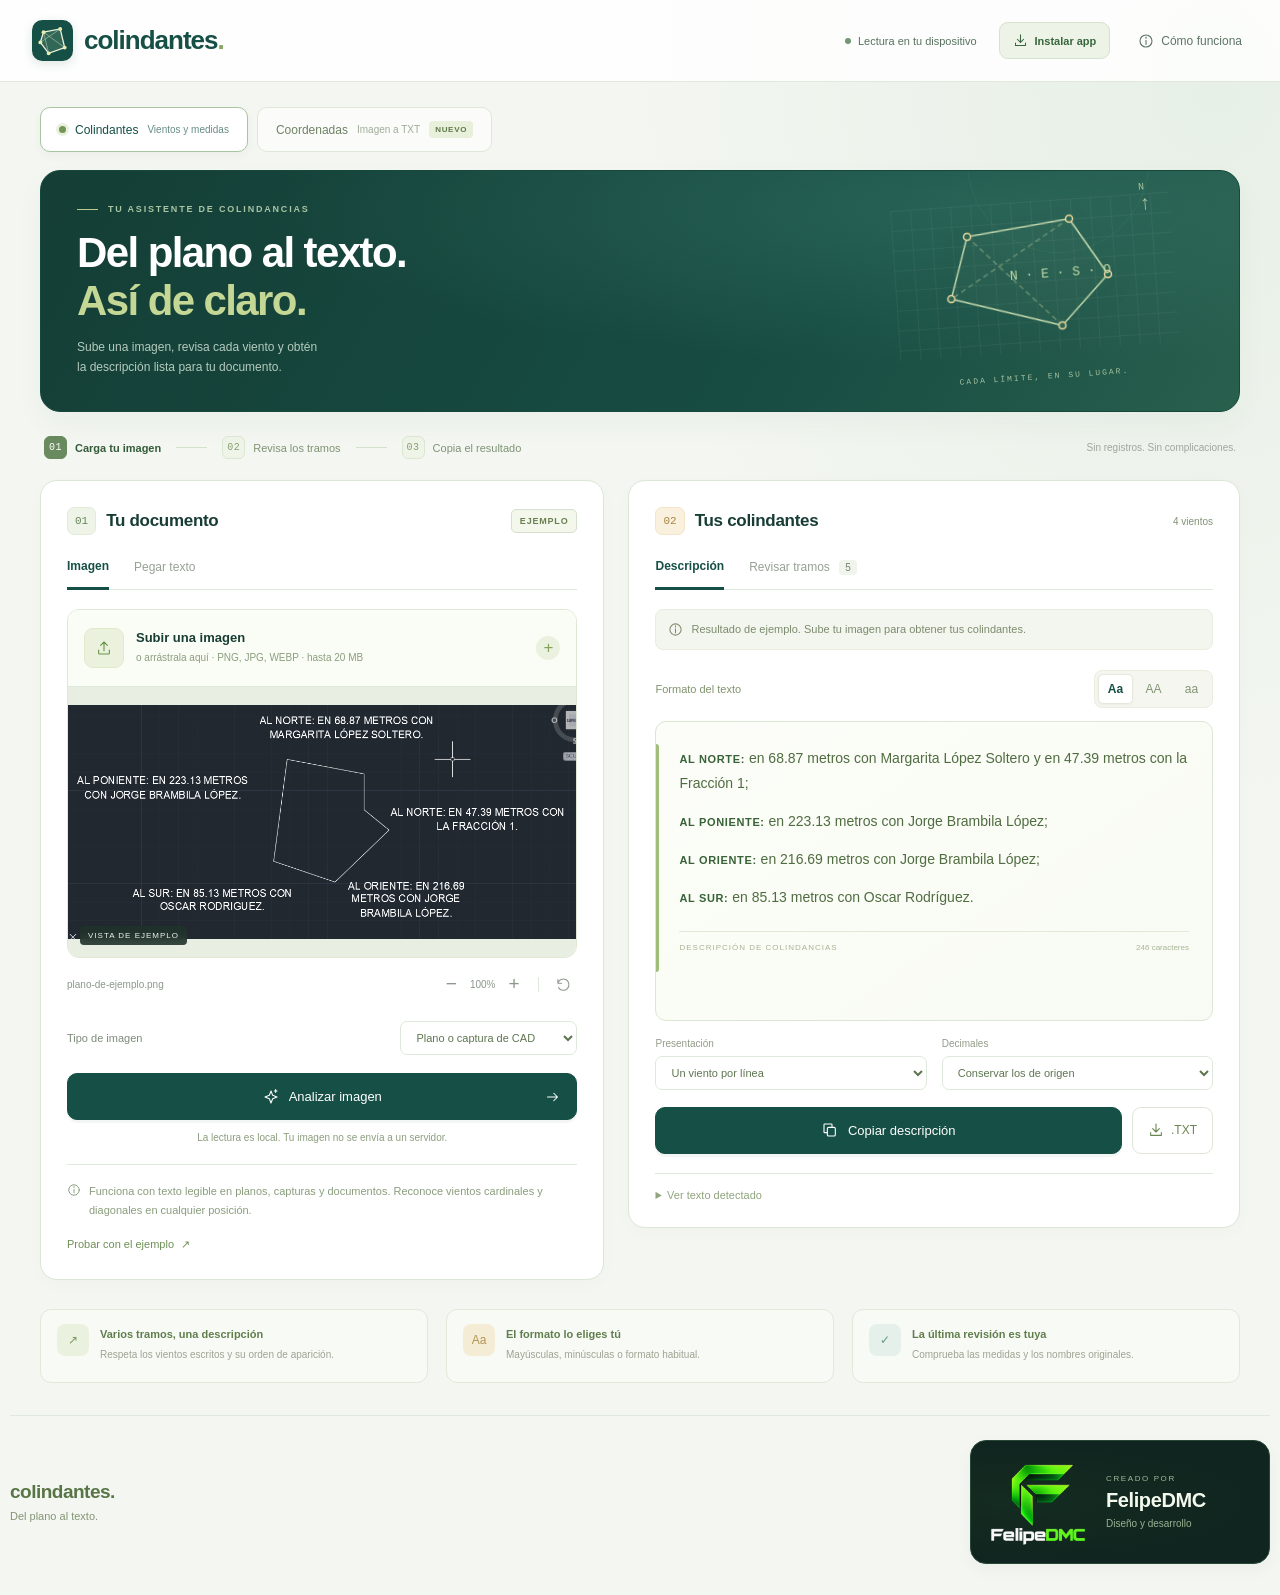
<file: index.html>
<!doctype html>
<html lang="es">
<head>
  <meta charset="UTF-8"><meta name="viewport" content="width=device-width,initial-scale=1">
  <meta name="theme-color" content="#154f45"><meta name="description" content="Lee colindancias en imágenes de planos y documentos. Revisa los tramos de cada viento y copia la descripción con el formato que necesitas.">
  <title>Colindantes — colindancias y coordenadas</title>
  <link rel="icon" type="image/svg+xml" href="./assets/icon.svg"><link rel="stylesheet" href="./style.css"><link rel="stylesheet" href="./polish.css">
  <link rel="manifest" href="./manifest.webmanifest"><link rel="apple-touch-icon" sizes="180x180" href="./assets/apple-touch-icon.png"><meta name="apple-mobile-web-app-capable" content="yes"><meta name="apple-mobile-web-app-title" content="Colindantes"><meta name="mobile-web-app-capable" content="yes">
</head>
<body>
<svg class="icon-library" aria-hidden="true"><defs>
  <symbol id="i-upload" viewBox="0 0 24 24"><path d="M12 16V3m-5 5 5-5 5 5M4 15v5a1 1 0 0 0 1 1h14a1 1 0 0 0 1-1v-5"/></symbol>
  <symbol id="i-spark" viewBox="0 0 24 24"><path d="m12 3 2.5 6.5L21 12l-6.5 2.5L12 21l-2.5-6.5L3 12l6.5-2.5L12 3Zm7-2v4m-2-2h4"/></symbol>
  <symbol id="i-copy" viewBox="0 0 24 24"><rect x="8" y="8" width="12" height="13" rx="2"/><path d="M15 8V4a1 1 0 0 0-1-1H4a1 1 0 0 0-1 1v11a1 1 0 0 0 1 1h4"/></symbol>
  <symbol id="i-check" viewBox="0 0 24 24"><path d="m5 12 4 4L19 6"/></symbol>
  <symbol id="i-arrow" viewBox="0 0 24 24"><path d="M4 12h16m-6-6 6 6-6 6"/></symbol>
  <symbol id="i-file" viewBox="0 0 24 24"><path d="M14 3H5a1 1 0 0 0-1 1v16a1 1 0 0 0 1 1h14a1 1 0 0 0 1-1V9Zm0 0v6h6M8 14h8m-8 4h6"/></symbol>
  <symbol id="i-rotate" viewBox="0 0 24 24"><path d="M3 10a9 9 0 1 1 1 7M3 4v6h6"/></symbol>
  <symbol id="i-download" viewBox="0 0 24 24"><path d="M12 3v12m-5-5 5 5 5-5M4 16v4h16v-4"/></symbol>
  <symbol id="i-plus" viewBox="0 0 24 24"><path d="M12 5v14M5 12h14"/></symbol>
  <symbol id="i-trash" viewBox="0 0 24 24"><path d="M3 6h18M9 6V3h6v3M6 6l1 15h10l1-15M10 10v7m4-7v7"/></symbol>
  <symbol id="i-info" viewBox="0 0 24 24"><circle cx="12" cy="12" r="9"/><path d="M12 11v6m0-11v2"/></symbol>
</defs></svg>
<header class="site-header">
  <a class="brand" href="./" aria-label="Colindantes, inicio"><img class="brand-mark" src="./assets/icon.svg" width="41" height="41" alt=""><span>colindantes<span class="brand-dot">.</span></span></a>
  <div class="header-right"><span class="local-badge"><span></span> Lectura en tu dispositivo</span><button class="install-button" id="installBtn" aria-label="Instalar Colindantes"><svg><use href="#i-download"/></svg><span>Instalar app</span></button><button class="help-btn" id="helpBtn"><svg><use href="#i-info"/></svg><span>Cómo funciona</span></button></div>
</header>
<main>
  <nav class="tool-nav" aria-label="Herramientas"><a href="./" aria-current="page">Colindantes <span>Vientos y medidas</span></a><a href="./coordenadas.html">Coordenadas <span>Imagen a TXT</span><b>NUEVO</b></a></nav>
  <section class="intro">
    <div><div class="eyebrow"><span class="little-line"></span> TU ASISTENTE DE COLINDANCIAS</div><h1>Del plano al texto.<br><em>Así de claro.</em></h1><p>Sube una imagen, revisa cada viento y obtén<br class="desktop-br"> la descripción lista para tu documento.</p></div>
    <div class="intro-art" aria-hidden="true"><span class="art-north">N</span><svg viewBox="0 0 280 150"><defs><pattern id="grid" width="20" height="20" patternUnits="userSpaceOnUse"><path d="M20 0H0v20" fill="none" stroke="#d7ddd3" stroke-width=".6"/></pattern></defs><rect width="280" height="150" fill="url(#grid)"/><path d="m75 31 103-11 35 58-49 48-109-34Z" fill="#dbe8dd" fill-opacity=".65" stroke="#276656" stroke-width="1.5"/><path d="m75 31 89 95m14-106-123 72" fill="none" stroke="#276656" stroke-dasharray="4 5" opacity=".4"/><g fill="#fafbf7" stroke="#276656" stroke-width="1.5"><circle cx="75" cy="31" r="3.5"/><circle cx="178" cy="20" r="3.5"/><circle cx="213" cy="78" r="3.5"/><circle cx="164" cy="126" r="3.5"/><circle cx="55" cy="92" r="3.5"/></g><text x="115" y="77" fill="#276656" font-size="13" font-family="monospace">N · E · S · O</text></svg><span class="art-caption">CADA LÍMITE, EN SU LUGAR.</span></div>
  </section>
  <div class="workflow"><span class="active"><b>01</b> Carga tu imagen</span><i></i><span><b>02</b> Revisa los tramos</span><i></i><span><b>03</b> Copia el resultado</span><span class="workflow-note">Sin registros. Sin complicaciones.</span></div>
  <div class="workspace">
    <section class="panel source-panel" aria-labelledby="sourceTitle">
      <div class="panel-title"><div><span class="step-num">01</span><h2 id="sourceTitle">Tu documento</h2></div><span id="sourceBadge" class="badge">EJEMPLO</span></div>
      <div class="source-tabs" role="tablist" aria-label="Tipo de fuente"><button class="active" id="imageTab" role="tab" aria-selected="true">Imagen</button><button id="textTab" role="tab" aria-selected="false">Pegar texto</button></div>
      <div id="imageSource">
        <div id="dropzone" class="dropzone">
          <input type="file" id="fileInput" accept="image/png,image/jpeg,image/webp,image/bmp" hidden>
          <button class="upload-button" id="uploadBtn"><svg><use href="#i-upload"/></svg><span><strong>Subir una imagen</strong><small>o arrástrala aquí · PNG, JPG, WEBP · hasta 20 MB</small></span><span class="upload-plus">+</span></button>
          <div class="image-stage" id="imageStage"><img id="preview" src="./assets/ejemplo.png" alt="Plano de ejemplo con medidas y colindantes en cada viento"><div class="scan-line" aria-hidden="true"></div><span class="preview-caption" id="previewCaption">VISTA DE EJEMPLO</span></div>
        </div>
        <div class="image-toolbar"><span id="fileName">plano-de-ejemplo.png</span><div><button class="icon-button" id="zoomOut" aria-label="Alejar imagen">−</button><span id="zoomLabel">100%</span><button class="icon-button" id="zoomIn" aria-label="Acercar imagen">+</button><span class="toolbar-divider"></span><button class="icon-button" id="rotateBtn" aria-label="Girar imagen 90 grados"><svg><use href="#i-rotate"/></svg></button></div></div>
        <div class="read-options"><label for="readMode">Tipo de imagen</label><select id="readMode"><option value="plan">Plano o captura de CAD</option><option value="document">Documento o fotografía</option></select></div>
      </div>
      <div id="textSource" hidden><label for="sourceText" class="field-label">Texto del plano o documento</label><textarea id="sourceText" placeholder="Pega aquí las medidas y los colindantes…&#10;&#10;Al norte: en 68.87 metros con Margarita López Soltero."></textarea><p class="subtle">También puedes pegar texto obtenido de un PDF o una escritura.</p></div>
      <div class="analysis-wrap"><button id="analyzeBtn" class="primary-button"><svg><use href="#i-spark"/></svg><span>Analizar imagen</span><svg class="button-arrow"><use href="#i-arrow"/></svg></button><button id="cancelBtn" class="text-button" hidden>Cancelar lectura</button><div class="progress-track" id="progressTrack" hidden><div id="progressFill"></div></div><p id="analysisStatus" class="analysis-status" aria-live="polite">La lectura es local. Tu imagen no se envía a un servidor.</p></div>
      <div class="source-note"><svg><use href="#i-info"/></svg><span>Funciona con texto legible en planos, capturas y documentos. Reconoce vientos cardinales y diagonales en cualquier posición.</span></div>
      <button id="demoBtn" class="text-button demo-button">Probar con el ejemplo <span>↗</span></button>
    </section>
    <section class="panel result-panel" aria-labelledby="resultTitle">
      <div class="panel-title"><div><span class="step-num">02</span><h2 id="resultTitle">Tus colindantes</h2></div><span class="result-count" id="windCount">4 vientos</span></div>
      <div class="result-tabs" role="tablist" aria-label="Vista de resultados"><button id="resultTab" class="active" role="tab" aria-selected="true">Descripción</button><button id="reviewTab" role="tab" aria-selected="false">Revisar tramos <span id="rowCount">5</span></button></div>
      <div class="review-notice" id="reviewNotice"><svg><use href="#i-info"/></svg><p id="noticeText">Resultado de ejemplo. Sube tu imagen para obtener tus colindantes.</p></div>
      <div id="descriptionView">
        <div class="format-row"><span class="field-label">Formato del texto</span><div class="case-switch" role="group" aria-label="Mayúsculas y minúsculas"><button data-case="normal" class="active" aria-pressed="true" title="Encabezados en mayúsculas y nombres con inicial mayúscula">Aa</button><button data-case="upper" aria-pressed="false" title="Todo en mayúsculas">AA</button><button data-case="lower" aria-pressed="false" title="Todo en minúsculas">aa</button></div></div>
        <div class="output-paper" id="outputPaper"><div id="formattedOutput" aria-live="polite"></div><div class="paper-footer"><span>DESCRIPCIÓN DE COLINDANCIAS</span><span id="characterCount"></span></div></div>
        <div class="output-options"><label><span>Presentación</span><select id="separator"><option value="lines">Un viento por línea</option><option value="paragraph">Un solo párrafo</option></select></label><label><span>Decimales</span><select id="precision"><option value="original">Conservar los de origen</option><option value="two">Siempre dos decimales</option></select></label></div>
        <div class="result-actions"><button id="copyBtn" class="primary-button"><svg><use href="#i-copy"/></svg><span>Copiar descripción</span></button><button id="downloadBtn" class="secondary-button" title="Descargar texto"><svg><use href="#i-download"/></svg><span>.TXT</span></button></div>
      </div>
      <div id="reviewView" hidden><p class="review-help">Compara con tu imagen. Corrige los datos y marca cada tramo como revisado.</p><div id="rowsEditor"></div><button id="addRowBtn" class="secondary-button add-row"><svg><use href="#i-plus"/></svg>Agregar tramo</button><div class="review-bottom"><span id="reviewProgress">0 de 5 revisados</span><button id="reviewAllBtn" class="text-button">Marcar todos como revisados</button></div></div>
      <div id="unresolvedBox" class="unresolved-box" hidden><strong>Texto que necesita revisión</strong><p id="unresolvedText"></p><button class="text-button" id="resolveBtn">Completar en Revisar tramos →</button></div>
      <details class="raw-details"><summary>Ver texto detectado</summary><textarea id="rawText" readonly aria-label="Texto detectado por OCR" placeholder="El texto completo aparecerá después de analizar la imagen."></textarea><button id="useRawBtn" class="text-button">Editar este texto y volver a analizar →</button></details>
    </section>
  </div>
  <div class="bottom-notes"><div><span class="note-icon">↗</span><div><strong>Varios tramos, una descripción</strong><p>Respeta los vientos escritos y su orden de aparición.</p></div></div><div><span class="note-icon">Aa</span><div><strong>El formato lo eliges tú</strong><p>Mayúsculas, minúsculas o formato habitual.</p></div></div><div><span class="note-icon">✓</span><div><strong>La última revisión es tuya</strong><p>Comprueba las medidas y los nombres originales.</p></div></div></div>
</main>
<footer class="site-footer">
  <div class="footer-product"><span class="footer-brand">colindantes.</span><span>Del plano al texto.</span></div>
  <div class="creator-signature" aria-label="Creado por FelipeDMC">
    <img class="creator-logo" src="./assets/felipedmc-logo.png" width="112" height="112" alt="Logo de FelipeDMC" decoding="async">
    <div class="creator-credit"><span class="creator-label">CREADO POR</span><strong>FelipeDMC</strong><span class="creator-role">Diseño y desarrollo</span></div>
  </div>
</footer>
<div id="toast" class="toast" role="status" hidden></div>
<dialog id="helpDialog"><div class="dialog-header"><h2>Del plano al texto, en 3 pasos</h2><button id="closeHelp" class="icon-button" aria-label="Cerrar ayuda">×</button></div><ol><li><strong>Sube una imagen legible.</strong> Puede ser un plano, una captura o la fotografía de un documento. Gírala si el texto está de lado.</li><li><strong>Analiza y revisa.</strong> La lectura OCR busca vientos, medidas en metros y colindantes. Puedes corregir o agregar cualquier tramo.</li><li><strong>Elige el formato y copia.</strong> Conserva el orden de aparición y admite norte, sur, oriente, poniente, noreste, sureste, suroeste y noroeste. Los tramos de un mismo viento se unen en una sola descripción. También puedes descargar un TXT.</li></ol><div class="help-note">Esta versión lee texto impreso; no interpreta por sí sola la geometría de un plano sin vientos, ni garantiza la lectura de manuscritos. No calcula ni inventa medidas. La ortografía y los acentos se conservan como se lean: revísalos en el original.</div><p>El motor de lectura se descarga desde este sitio la primera vez. Las imágenes se procesan en tu dispositivo y se eliminan de la sesión al recargar.</p></dialog>
<script type="module" src="./app.mjs"></script>
<dialog class="install-dialog" id="installDialog"><div class="install-title"><h2>Colindantes, a un toque</h2><button class="icon-button" id="closeInstall" aria-label="Cerrar">×</button></div><div class="install-preview"><img src="./assets/icon-192.png" alt="Icono de Colindantes"><div><strong>Colindantes</strong><small>by FelipeDMC · Colindancias y coordenadas</small></div></div><ol><li><strong>Android:</strong> abre el menú de Chrome y toca «Instalar aplicación» o «Agregar a la pantalla principal».</li><li><strong>iPhone o iPad:</strong> abre este sitio en Safari, toca Compartir y luego «Agregar a la pantalla de inicio».</li><li><strong>Computadora:</strong> busca la opción de instalar en la barra de direcciones o en el menú del navegador.</li></ol><p>Si ya habías instalado un acceso directo con otro icono, elimínalo y vuelve a añadirlo desde esta versión.</p></dialog>
<script type="module" src="./pwa.mjs"></script>
</body>
</html>
</file>
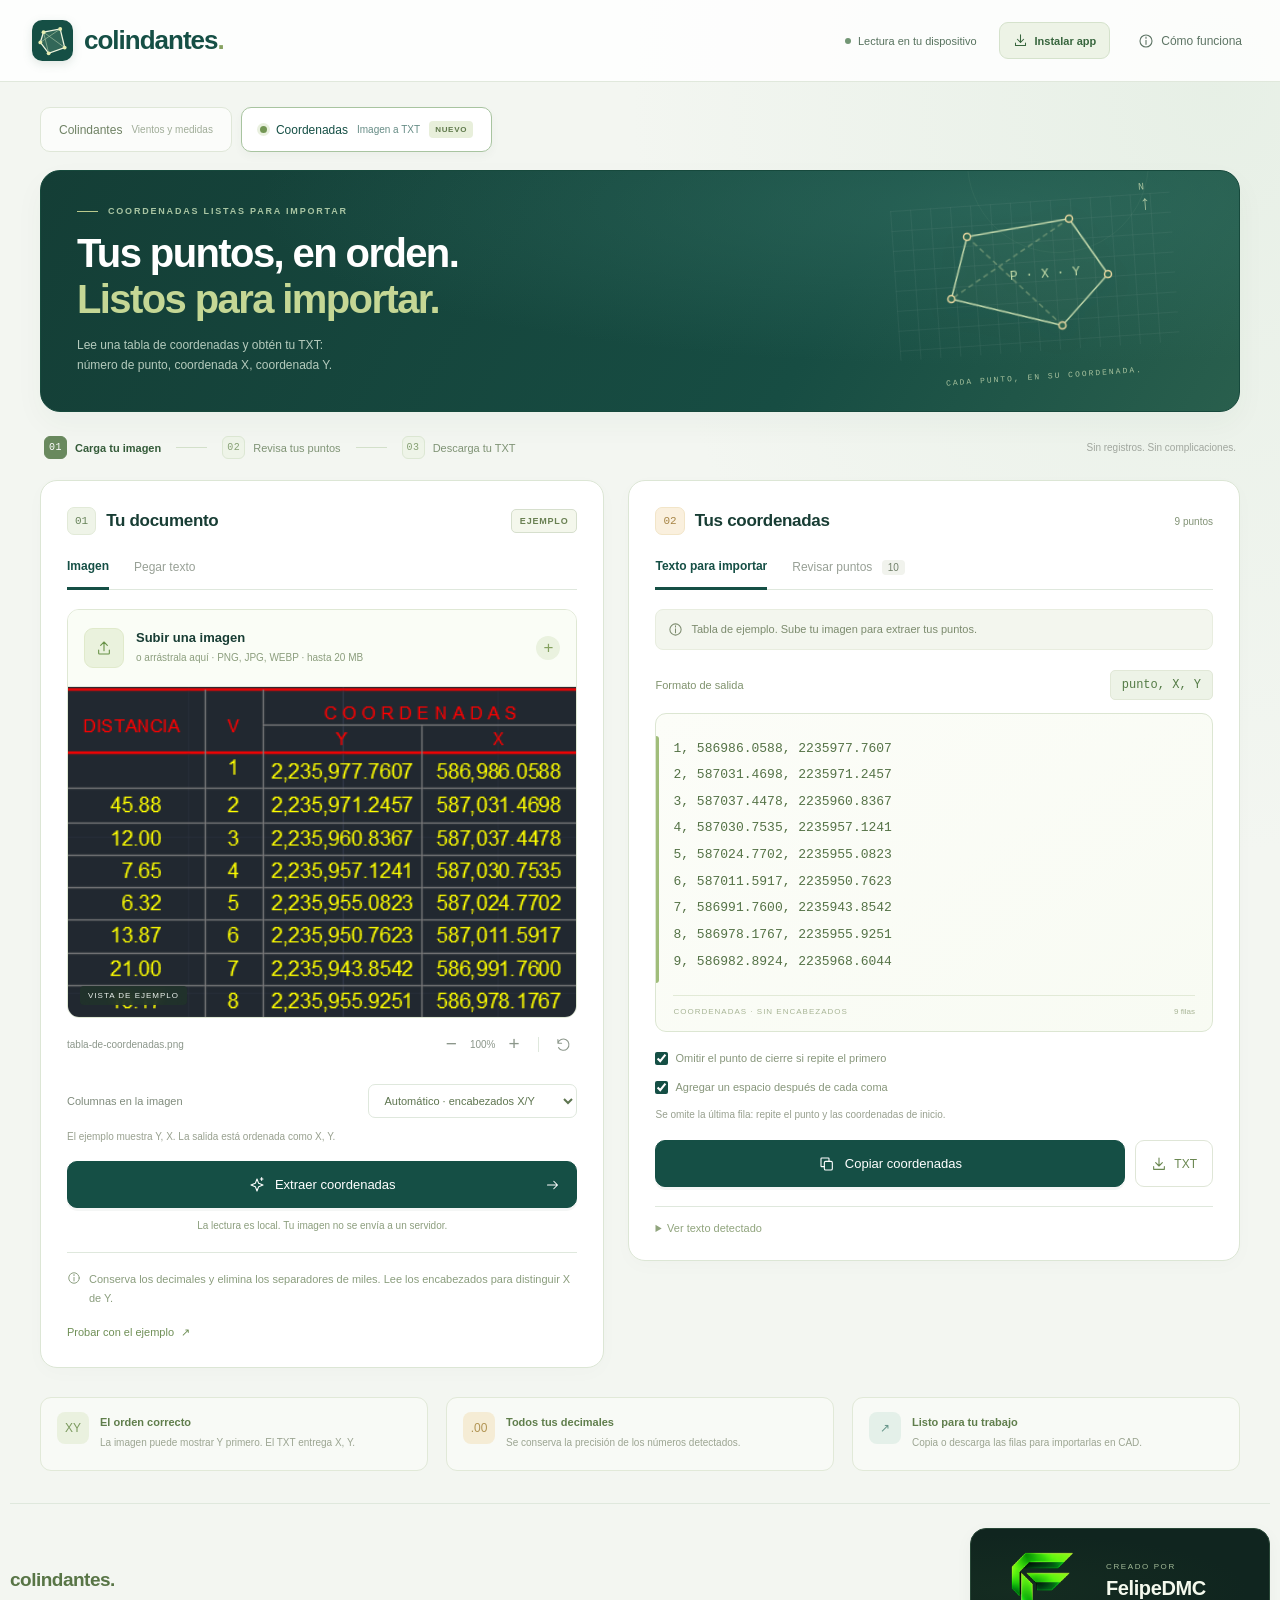
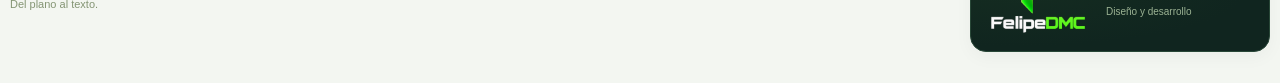
<file: coordenadas.html>
<!doctype html>
<html lang="es">
<head>
  <meta charset="UTF-8"><meta name="viewport" content="width=device-width,initial-scale=1">
  <meta name="theme-color" content="#154f45"><meta name="description" content="Lee colindancias en imágenes de planos y documentos. Revisa tus puntos de cada viento y copia la descripción con el formato que necesitas.">
  <title>Coordenadas — imagen a TXT | Colindantes</title>
  <link rel="icon" type="image/svg+xml" href="./assets/icon.svg"><link rel="stylesheet" href="./style.css"><link rel="stylesheet" href="./polish.css">
  <link rel="manifest" href="./manifest.webmanifest"><link rel="apple-touch-icon" sizes="180x180" href="./assets/apple-touch-icon.png"><meta name="apple-mobile-web-app-capable" content="yes"><meta name="apple-mobile-web-app-title" content="Colindantes"><meta name="mobile-web-app-capable" content="yes">
</head>
<body class="coordinates-page">
<svg class="icon-library" aria-hidden="true"><defs>
  <symbol id="i-upload" viewBox="0 0 24 24"><path d="M12 16V3m-5 5 5-5 5 5M4 15v5a1 1 0 0 0 1 1h14a1 1 0 0 0 1-1v-5"/></symbol>
  <symbol id="i-spark" viewBox="0 0 24 24"><path d="m12 3 2.5 6.5L21 12l-6.5 2.5L12 21l-2.5-6.5L3 12l6.5-2.5L12 3Zm7-2v4m-2-2h4"/></symbol>
  <symbol id="i-copy" viewBox="0 0 24 24"><rect x="8" y="8" width="12" height="13" rx="2"/><path d="M15 8V4a1 1 0 0 0-1-1H4a1 1 0 0 0-1 1v11a1 1 0 0 0 1 1h4"/></symbol>
  <symbol id="i-check" viewBox="0 0 24 24"><path d="m5 12 4 4L19 6"/></symbol>
  <symbol id="i-arrow" viewBox="0 0 24 24"><path d="M4 12h16m-6-6 6 6-6 6"/></symbol>
  <symbol id="i-file" viewBox="0 0 24 24"><path d="M14 3H5a1 1 0 0 0-1 1v16a1 1 0 0 0 1 1h14a1 1 0 0 0 1-1V9Zm0 0v6h6M8 14h8m-8 4h6"/></symbol>
  <symbol id="i-rotate" viewBox="0 0 24 24"><path d="M3 10a9 9 0 1 1 1 7M3 4v6h6"/></symbol>
  <symbol id="i-download" viewBox="0 0 24 24"><path d="M12 3v12m-5-5 5 5 5-5M4 16v4h16v-4"/></symbol>
  <symbol id="i-plus" viewBox="0 0 24 24"><path d="M12 5v14M5 12h14"/></symbol>
  <symbol id="i-trash" viewBox="0 0 24 24"><path d="M3 6h18M9 6V3h6v3M6 6l1 15h10l1-15M10 10v7m4-7v7"/></symbol>
  <symbol id="i-info" viewBox="0 0 24 24"><circle cx="12" cy="12" r="9"/><path d="M12 11v6m0-11v2"/></symbol>
</defs></svg>
<header class="site-header">
  <a class="brand" href="./" aria-label="Colindantes, inicio"><img class="brand-mark" src="./assets/icon.svg" width="41" height="41" alt=""><span>colindantes<span class="brand-dot">.</span></span></a>
  <div class="header-right"><span class="local-badge"><span></span> Lectura en tu dispositivo</span><button class="install-button" id="installBtn" aria-label="Instalar Colindantes"><svg><use href="#i-download"/></svg><span>Instalar app</span></button><button class="help-btn" id="helpBtn"><svg><use href="#i-info"/></svg><span>Cómo funciona</span></button></div>
</header>
<main>
  <nav class="tool-nav" aria-label="Herramientas"><a href="./">Colindantes <span>Vientos y medidas</span></a><a href="./coordenadas.html" aria-current="page">Coordenadas <span>Imagen a TXT</span><b>NUEVO</b></a></nav>
  <section class="intro">
    <div><div class="eyebrow"><span class="little-line"></span> COORDENADAS LISTAS PARA IMPORTAR</div><h1>Tus puntos, en orden.<br><em>Listos para importar.</em></h1><p>Lee una tabla de coordenadas y obtén tu TXT:<br class="desktop-br"> número de punto, coordenada X, coordenada Y.</p></div>
    <div class="intro-art" aria-hidden="true"><span class="art-north">N</span><svg viewBox="0 0 280 150"><defs><pattern id="grid" width="20" height="20" patternUnits="userSpaceOnUse"><path d="M20 0H0v20" fill="none" stroke="#d7ddd3" stroke-width=".6"/></pattern></defs><rect width="280" height="150" fill="url(#grid)"/><path d="m75 31 103-11 35 58-49 48-109-34Z" fill="#dbe8dd" fill-opacity=".65" stroke="#276656" stroke-width="1.5"/><path d="m75 31 89 95m14-106-123 72" fill="none" stroke="#276656" stroke-dasharray="4 5" opacity=".4"/><g fill="#fafbf7" stroke="#276656" stroke-width="1.5"><circle cx="75" cy="31" r="3.5"/><circle cx="178" cy="20" r="3.5"/><circle cx="213" cy="78" r="3.5"/><circle cx="164" cy="126" r="3.5"/><circle cx="55" cy="92" r="3.5"/></g><text x="115" y="77" fill="#276656" font-size="13" font-family="monospace">P · X · Y</text></svg><span class="art-caption">CADA PUNTO, EN SU COORDENADA.</span></div>
  </section>
  <div class="workflow"><span class="active"><b>01</b> Carga tu imagen</span><i></i><span><b>02</b> Revisa tus puntos</span><i></i><span><b>03</b> Descarga tu TXT</span><span class="workflow-note">Sin registros. Sin complicaciones.</span></div>
  <div class="workspace">
    <section class="panel source-panel" aria-labelledby="sourceTitle">
      <div class="panel-title"><div><span class="step-num">01</span><h2 id="sourceTitle">Tu documento</h2></div><span id="sourceBadge" class="badge">EJEMPLO</span></div>
      <div class="source-tabs" role="tablist" aria-label="Tipo de fuente"><button class="active" id="imageTab" role="tab" aria-selected="true">Imagen</button><button id="textTab" role="tab" aria-selected="false">Pegar texto</button></div>
      <div id="imageSource">
        <div id="dropzone" class="dropzone">
          <input type="file" id="fileInput" accept="image/png,image/jpeg,image/webp,image/bmp" hidden>
          <button class="upload-button" id="uploadBtn"><svg><use href="#i-upload"/></svg><span><strong>Subir una imagen</strong><small>o arrástrala aquí · PNG, JPG, WEBP · hasta 20 MB</small></span><span class="upload-plus">+</span></button>
          <div class="image-stage" id="imageStage"><img id="preview" src="./assets/coordenadas-ejemplo.png" alt="Tabla de ejemplo con número de vértice y coordenadas Y, X"><div class="scan-line" aria-hidden="true"></div><span class="preview-caption" id="previewCaption">VISTA DE EJEMPLO</span></div>
        </div>
        <div class="image-toolbar"><span id="fileName">tabla-de-coordenadas.png</span><div><button class="icon-button" id="zoomOut" aria-label="Alejar imagen">−</button><span id="zoomLabel">100%</span><button class="icon-button" id="zoomIn" aria-label="Acercar imagen">+</button><span class="toolbar-divider"></span><button class="icon-button" id="rotateBtn" aria-label="Girar imagen 90 grados"><svg><use href="#i-rotate"/></svg></button></div></div>
        
      </div>
      <div id="textSource" hidden><label for="sourceText" class="field-label">Texto de la tabla</label><textarea id="sourceText" placeholder="Punto, X, Y&#10;1, 586986.0588, 2235977.7607&#10;2, 587031.4698, 2235971.2457"></textarea><p class="subtle">Pega tres columnas con encabezados o selecciona su orden arriba.</p></div>
      <div class="read-options"><label for="columnOrder">Columnas en la imagen</label><select id="columnOrder"><option value="auto">Automático · encabezados X/Y</option><option value="yx">Punto, Y, X</option><option value="xy">Punto, X, Y</option></select></div><p class="subtle column-status" id="columnStatus">La salida siempre será punto, X, Y.</p>
      <div class="analysis-wrap"><button id="analyzeBtn" class="primary-button"><svg><use href="#i-spark"/></svg><span>Extraer coordenadas</span><svg class="button-arrow"><use href="#i-arrow"/></svg></button><button id="cancelBtn" class="text-button" hidden>Cancelar lectura</button><div class="progress-track" id="progressTrack" hidden><div id="progressFill"></div></div><p id="analysisStatus" class="analysis-status" aria-live="polite">La lectura es local. Tu imagen no se envía a un servidor.</p></div>
      <div class="source-note"><svg><use href="#i-info"/></svg><span>Conserva los decimales y elimina los separadores de miles. Lee los encabezados para distinguir X de Y.</span></div>
      <button id="demoBtn" class="text-button demo-button">Probar con el ejemplo <span>↗</span></button>
    </section>
    <section class="panel result-panel" aria-labelledby="resultTitle">
      <div class="panel-title"><div><span class="step-num">02</span><h2 id="resultTitle">Tus coordenadas</h2></div><span class="result-count" id="pointCount">9 puntos</span></div>
      <div class="result-tabs" role="tablist" aria-label="Vista de coordenadas"><button id="resultTab" class="active" role="tab" aria-selected="true">Texto para importar</button><button id="reviewTab" role="tab" aria-selected="false">Revisar puntos <span id="rowCount">9</span></button></div>
      <div class="review-notice" id="reviewNotice"><svg><use href="#i-info"/></svg><p id="noticeText">Tabla de ejemplo. Sube tu imagen para extraer tus puntos.</p></div>
      <div id="descriptionView">
        <div class="format-row"><span class="field-label">Formato de salida</span><span class="coordinate-format">punto, X, Y</span></div>
        <div class="output-paper coordinates-paper"><pre id="formattedOutput" tabindex="0" aria-label="Coordenadas en texto" aria-live="polite"></pre><div class="paper-footer"><span>COORDENADAS · SIN ENCABEZADOS</span><span id="characterCount"></span></div></div>
        <div class="coordinate-options"><label><input id="omitClosing" type="checkbox" checked>Omitir el punto de cierre si repite el primero</label><label><input id="commaSpaces" type="checkbox" checked>Agregar un espacio después de cada coma</label><p id="closingStatus" class="subtle"></p></div>
        <div class="result-actions"><button id="copyBtn" class="primary-button"><svg><use href="#i-copy"/></svg><span>Copiar coordenadas</span></button><button id="downloadBtn" class="secondary-button"><svg><use href="#i-download"/></svg><span>TXT</span></button></div>
      </div>
      <div id="reviewView" hidden><p class="review-help">Compara los números con la imagen. No se redondean ni se renumeran los puntos.</p><div class="coordinate-table-head"><span>Punto</span><span>X · Este</span><span>Y · Norte</span></div><div id="rowsEditor"></div><div class="point-tools"><button id="addRowBtn" class="secondary-button"><svg><use href="#i-plus"/></svg>Agregar punto</button><button id="swapBtn" class="secondary-button">Intercambiar X ↔ Y</button></div><div class="review-bottom"><span id="reviewProgress"></span><button id="reviewAllBtn" class="text-button">Marcar todos como revisados</button></div></div>
      <details class="raw-details"><summary>Ver texto detectado</summary><textarea id="rawText" readonly aria-label="Texto detectado por OCR"></textarea><button id="useRawBtn" class="text-button">Editar este texto y volver a analizar →</button></details>
    </section>
  </div>
  <div class="bottom-notes"><div><span class="note-icon">XY</span><div><strong>El orden correcto</strong><p>La imagen puede mostrar Y primero. El TXT entrega X, Y.</p></div></div><div><span class="note-icon">.00</span><div><strong>Todos tus decimales</strong><p>Se conserva la precisión de los números detectados.</p></div></div><div><span class="note-icon">↗</span><div><strong>Listo para tu trabajo</strong><p>Copia o descarga las filas para importarlas en CAD.</p></div></div></div>
</main>
<footer class="site-footer">
  <div class="footer-product"><span class="footer-brand">colindantes.</span><span>Del plano al texto.</span></div>
  <div class="creator-signature" aria-label="Creado por FelipeDMC">
    <img class="creator-logo" src="./assets/felipedmc-logo.png" width="112" height="112" alt="Logo de FelipeDMC" decoding="async">
    <div class="creator-credit"><span class="creator-label">CREADO POR</span><strong>FelipeDMC</strong><span class="creator-role">Diseño y desarrollo</span></div>
  </div>
</footer>
<div id="toast" class="toast" role="status" hidden></div>
<dialog id="helpDialog"><div class="dialog-header"><h2>De tu tabla a un TXT</h2><button id="closeHelp" class="icon-button" aria-label="Cerrar ayuda">×</button></div><ol><li><strong>Sube la imagen de la tabla.</strong> Incluye los encabezados X, Y y el número de punto. Puedes usar capturas o fotografías.</li><li><strong>Revisa el orden y los valores.</strong> Si no se leen los encabezados, selecciona el orden de las columnas. Corrige cualquier cifra ilegible.</li><li><strong>Copia o descarga.</strong> La salida siempre es punto, X, Y, sin encabezados ni separadores de miles y con los decimales detectados.</li></ol><div class="help-note">Solo se omite la última fila si repite el número de punto y las dos coordenadas de la primera. Puedes desactivar esta opción. Los datos incompletos deben corregirse antes de exportar.</div><p>La lectura se realiza en tu dispositivo. Las imágenes no se envían a un servidor.</p></dialog>
<script type="module" src="./coordinate-app.mjs"></script>
<dialog class="install-dialog" id="installDialog"><div class="install-title"><h2>Colindantes, a un toque</h2><button class="icon-button" id="closeInstall" aria-label="Cerrar">×</button></div><div class="install-preview"><img src="./assets/icon-192.png" alt="Icono de Colindantes"><div><strong>Colindantes</strong><small>by FelipeDMC · Colindancias y coordenadas</small></div></div><ol><li><strong>Android:</strong> abre el menú de Chrome y toca «Instalar aplicación» o «Agregar a la pantalla principal».</li><li><strong>iPhone o iPad:</strong> abre este sitio en Safari, toca Compartir y luego «Agregar a la pantalla de inicio».</li><li><strong>Computadora:</strong> busca la opción de instalar en la barra de direcciones o en el menú del navegador.</li></ol><p>Si ya habías instalado un acceso directo con otro icono, elimínalo y vuelve a añadirlo desde esta versión.</p></dialog>
<script type="module" src="./pwa.mjs"></script>
</body>
</html>
</file>
<file: style.css>
:root{--ink:#1c312d;--muted:#748078;--green:#154f45;--green-light:#e9efe7;--line:#e3e6df;--bg:#f6f7f2;--lime:#dbe7aa;--amber:#9a6b24;--amber-bg:#faf4e7;font-family:Inter,-apple-system,BlinkMacSystemFont,"Segoe UI",sans-serif;color:var(--ink);background:var(--bg);font-synthesis:none}*{box-sizing:border-box}body{margin:0}button,input,select,textarea{font:inherit}button,a,select{-webkit-tap-highlight-color:transparent}button{cursor:pointer}button:disabled{cursor:wait;opacity:.55}button,select{transition:background .15s,color .15s,border-color .15s}button:focus-visible,a:focus-visible,select:focus-visible,input:focus-visible,textarea:focus-visible{outline:3px solid #81a47c;outline-offset:3px}button{color:inherit}svg{width:20px;height:20px;fill:none;stroke:currentColor;stroke-width:1.65;stroke-linecap:round;stroke-linejoin:round;flex-shrink:0}svg.icon-library{position:absolute;width:0;height:0;overflow:hidden}[hidden]{display:none!important}.site-header{height:88px;border-bottom:1px solid var(--line);display:flex;align-items:center;justify-content:space-between;max-width:1400px;margin:auto;padding:0 52px}.brand{display:flex;gap:10px;align-items:center;text-decoration:none;color:var(--green);font-weight:720;font-size:25px;letter-spacing:-1px}.brand-mark{width:38px;height:38px;stroke-width:1.2}.brand-mark circle{fill:var(--bg)}.brand-dot{color:#8ca67b}.header-right{display:flex;align-items:center;gap:28px}.local-badge{font-size:12px;color:#57725e;display:flex;align-items:center;gap:7px}.local-badge>span{width:6px;height:6px;border-radius:50%;background:#729674}.help-btn{border:0;background:none;display:flex;align-items:center;gap:7px;font-size:12px}.help-btn svg{width:16px;height:16px}main{max-width:1296px;padding:0 40px;margin:auto}.intro{display:flex;justify-content:space-between;align-items:center;padding:43px 0 34px}.eyebrow{font-size:10px;letter-spacing:2px;font-weight:650;display:flex;gap:10px;align-items:center;color:#64806d}.little-line{height:1px;width:21px;background:#759674}h1{font-size:48px;font-weight:550;line-height:1.08;letter-spacing:-2.1px;margin:18px 0 15px}h1 em{font-style:normal;color:#4f795f}.intro p{font-size:14px;line-height:1.65;color:#768078;margin:0}.intro-art{width:300px;position:relative;margin-right:44px;margin-top:10px}.intro-art svg{width:280px;height:150px;stroke:none}.art-north{position:absolute;right:24px;top:-12px;color:#52725e;font:10px monospace}.art-north:after{content:'↑';display:block;font-size:20px}.art-caption{font:8px monospace;letter-spacing:2px;color:#8a968a;display:block;text-align:center;padding-top:10px}.workflow{display:flex;align-items:center;gap:18px;border-top:1px solid var(--line);padding:20px 0 23px;font-size:11px;color:#89928b}.workflow>span{display:flex;align-items:center;gap:8px;white-space:nowrap}.workflow b{font-size:10px;letter-spacing:.5px;color:#97a18f;font-weight:500}.workflow .active{color:var(--green)}.workflow .active b{color:#4c7755}.workflow>i{width:31px;height:1px;background:#d9dfd3}.workflow .workflow-note{margin-left:auto;font-size:10px;color:#a0a69e}.workspace{display:grid;grid-template-columns:minmax(0,.95fr) minmax(0,1.05fr);gap:24px;align-items:start}.panel{background:#fff;border:1px solid #e0e5db;border-radius:15px;box-shadow:0 4px 18px #1d372b03;overflow:hidden;padding:24px}.panel-title{display:flex;align-items:center;justify-content:space-between}.panel-title>div{display:flex;gap:10px;align-items:center}h2{font-size:16px;margin:0;letter-spacing:-.3px;font-weight:650}.step-num{font:10px monospace;background:var(--green-light);padding:6px;border-radius:5px;color:#5a7a61}.badge{border:1px solid #d6dfcd;background:#f4f7ec;font-size:8px;letter-spacing:1.3px;padding:5px 8px;border-radius:5px;color:#6a8053;font-weight:600}.badge.own{background:#edf4ef;color:#3e7862}.source-tabs,.result-tabs{display:flex;gap:23px;margin:22px 0 19px;border-bottom:1px solid var(--line)}.source-tabs button,.result-tabs button{padding:0 0 12px;border:0;background:none;font-size:12px;color:#98a096;border-bottom:2px solid transparent;margin-bottom:-1px}.source-tabs button.active,.result-tabs button.active{color:var(--green);border-bottom-color:var(--green);font-weight:600}.result-tabs button>span{margin-left:6px;background:#f1f3ed;color:#73826c;padding:2px 6px;border-radius:4px;font-size:10px}.dropzone{border:1px solid var(--line);border-radius:10px;overflow:hidden}.dropzone.drag-over{border:2px solid #72a16c;background:#eef4ea}.upload-button{display:flex;align-items:center;gap:12px;background:#fff;border:0;border-bottom:1px solid var(--line);padding:16px;width:100%;text-align:left}.upload-button>svg{width:34px;height:34px;padding:9px;background:#f0f4e9;border-radius:9px;color:#507b4e}.upload-button strong{font-size:12px;display:block;font-weight:600}.upload-button small{display:block;font-size:9px;color:#929b8f;margin-top:5px}.upload-plus{margin-left:auto;font-size:21px;font-weight:300;color:#85967b}.upload-button:hover{background:#f8faf5}.image-stage{height:263px;overflow:auto;background:#e9ece7;position:relative;display:flex;align-items:flex-start}.image-stage>img{width:100%;min-width:100%;height:auto;min-height:100%;object-fit:contain;display:block;margin:auto;transition:width .15s}.preview-caption{position:absolute;left:12px;bottom:12px;color:#edf2ef;background:#20332be0;backdrop-filter:blur(5px);padding:5px 8px;letter-spacing:1px;font-size:8px;border-radius:4px;pointer-events:none}.image-stage.scanning .scan-line{position:absolute;top:0;height:2px;left:0;right:0;background:#b9df9b;box-shadow:0 0 25px 6px #b9df9b55;animation:scan 2.5s ease-in-out infinite}.image-toolbar{display:flex;justify-content:space-between;align-items:center;padding:11px 0;color:#8c978b;font-size:9px;gap:12px}.image-toolbar>span{max-width:52%;overflow:hidden;text-overflow:ellipsis;white-space:nowrap}.image-toolbar>div{display:flex;align-items:center;gap:5px}.icon-button{border:0;background:none;display:flex;align-items:center;justify-content:center;min-width:27px;min-height:28px;font-size:19px;border-radius:5px}.icon-button:hover{background:#edf2e7}.icon-button svg{width:15px;height:15px}.toolbar-divider{width:1px;height:15px;background:var(--line);margin:0 6px}.read-options{display:flex;align-items:center;justify-content:space-between;gap:10px;padding:9px 0 17px;font-size:10px;color:#7f8b7c}select{background:#fff;border:1px solid var(--line);border-radius:6px;padding:8px 25px 8px 10px;color:#50634d;font-size:10px;max-width:100%}.primary-button{background:var(--green);border:1px solid var(--green);border-radius:8px;padding:14px 15px;min-height:45px;display:flex;gap:10px;align-items:center;justify-content:center;color:white;font-size:12px;font-weight:500}.primary-button:hover{background:#216657;border-color:#216657}.primary-button svg{width:16px;height:16px}.analysis-wrap>.primary-button{width:100%;position:relative}.primary-button .button-arrow{position:absolute;right:16px;width:15px}.analysis-status{text-align:center;font-size:9px;line-height:1.6;color:#99a194;margin:10px 0 0;min-height:15px}.analysis-status.error{color:#b34b38}.progress-track{height:3px;background:#e4ecde;margin-top:10px;border-radius:2px;overflow:hidden}.progress-track>div{height:100%;background:#759c64;width:0;transition:width .3s}.source-note{border-top:1px solid var(--line);display:flex;gap:8px;padding-top:17px;margin-top:18px;font-size:10px;line-height:1.65;color:#929b8d}.source-note>svg{width:14px;height:14px;margin-top:1px}.text-button{border:0;background:none;padding:0;color:var(--green);font-size:10px;line-height:1.5}.text-button:hover{text-decoration:underline}.demo-button{margin-top:17px;font-size:10px}.demo-button>span{margin-left:4px}.result-count{color:#819275;font-size:10px}.review-notice{background:#f3f6ee;border:1px solid #e8eddf;padding:10px 12px;border-radius:7px;display:flex;align-items:center;gap:8px;color:#7c8b6e;margin-bottom:19px}.review-notice svg{width:14px;height:14px;flex-shrink:0}.review-notice p{font-size:10px;line-height:1.5;margin:0}.review-notice.pending{background:var(--amber-bg);color:var(--amber);border-color:#f0e6cd}.review-notice.complete{color:#367050;background:#edf6ec;border-color:#d9e9d4}.format-row{display:flex;align-items:center;justify-content:space-between;gap:10px;margin-bottom:13px}.field-label{font-size:10px;color:#8a9585;display:block}.case-switch{display:flex;gap:3px;background:#f4f6ef;border:1px solid #e9ecdf;border-radius:7px;padding:3px}.case-switch button{background:transparent;border:1px solid transparent;border-radius:5px;font-size:11px;color:#849477;min-width:32px;height:27px}.case-switch button.active{background:#fff;box-shadow:0 1px 3px #3343210b;color:var(--green);border-color:#e4e9db;font-weight:600}.output-paper{background:#fcfcf8;border:1px solid #e8eade;border-radius:8px;position:relative;padding:23px 22px 14px;min-height:285px}.output-paper:before{content:'';position:absolute;left:0;top:20px;bottom:48px;width:3px;background:#a2b58d;border-radius:0 3px 3px 0}#formattedOutput{font-size:13px;color:#536348;line-height:1.85;overflow-wrap:anywhere;white-space:pre-wrap}#formattedOutput strong{font-size:10px;letter-spacing:.65px;color:#345937;font-weight:650}#formattedOutput p{margin:0 0 12px}#formattedOutput p:last-child{margin-bottom:0}#formattedOutput p.empty{color:#a5ac9e;font-style:italic}#formattedOutput .missing{color:#af8749}.paper-footer{display:flex;justify-content:space-between;gap:8px;border-top:1px solid #e5e9db;color:#b2baa9;font-size:7px;letter-spacing:1px;padding-top:11px;margin-top:16px}.paper-footer>span:last-child{letter-spacing:0}.output-options{display:flex;gap:15px;margin:17px 0}.output-options>label{flex:1;min-width:0;display:flex;flex-direction:column;gap:7px}.output-options label>span{font-size:9px;color:#929c89}.output-options select{font-size:10px;width:100%;padding-top:9px;padding-bottom:9px}.result-actions{display:flex;gap:10px}.result-actions>.primary-button{flex:1}.secondary-button{border:1px solid #dfe6d7;border-radius:8px;background:#fff;color:#728469;display:flex;align-items:center;justify-content:center;gap:7px;font-size:11px;padding:10px 14px}.secondary-button svg{width:16px;height:16px}.secondary-button:hover{background:#f4f7ef}.raw-details{border-top:1px solid var(--line);margin-top:19px;padding-top:15px;font-size:10px;color:#9aa48f}.raw-details summary{cursor:pointer}.raw-details textarea{margin-top:12px;width:100%;height:160px;font-size:11px;background:#fafbf8;color:#697b5c;padding:10px;line-height:1.6;border:1px solid var(--line);border-radius:5px;resize:vertical}.raw-details .text-button{display:block;margin-top:8px}.bottom-notes{display:grid;grid-template-columns:repeat(3,1fr);gap:35px;margin:29px 0 40px}.bottom-notes>div{display:flex;align-items:flex-start;gap:11px}.note-icon{background:#eaf0e3;width:30px;height:30px;border-radius:7px;display:flex;align-items:center;justify-content:center;flex-shrink:0;color:#779069;font-size:12px}.bottom-notes strong{font-size:10px;font-weight:550;color:#6a7f5e}.bottom-notes p{font-size:9px;color:#9ca592;margin:5px 0;line-height:1.6}footer{max-width:1216px;border-top:1px solid var(--line);margin:0 auto;padding:21px 0 28px;display:flex;justify-content:space-between;color:#9ba692;font-size:9px;gap:16px}footer>span:first-child{color:#7f9076}footer strong{font-weight:500;color:#728769}.footer-separator{color:#c6cdbe;margin:0 10px}.review-help{font-size:11px;color:#8b9782;line-height:1.6;margin:0 0 16px}.direction-group{margin-bottom:17px}.direction-heading{display:flex;align-items:center;gap:7px;font-size:10px;letter-spacing:.7px;color:#547847;margin:10px 0}.direction-heading .direction-arrow{font-size:14px;letter-spacing:0;background:#edf2e6;border-radius:4px;width:23px;height:23px;display:flex;align-items:center;justify-content:center}.direction-heading small{letter-spacing:0;color:#a0ab93;font-weight:400;margin-left:auto}.edit-row{border:1px solid #e6e9dd;border-radius:8px;padding:12px;margin-bottom:8px;background:#fdfefa}.edit-row.reviewed{border-color:#c7dcbf}.row-fields{display:grid;grid-template-columns:97px minmax(0,1fr) 25px;gap:8px;align-items:end}.row-fields label{font-size:9px;color:#8c9a7f;display:flex;flex-direction:column;gap:6px}.row-fields input{border:1px solid #e1e6d8;background:white;border-radius:5px;padding:9px 8px;width:100%;min-width:0;font-size:11px;color:#49613b}.row-fields input.invalid{border-color:#dbb372;background:#fffaf1}.row-meta{display:flex;align-items:center;justify-content:space-between;gap:10px;margin-top:10px;font-size:9px;color:#94a086}.row-meta select{font-size:9px;padding:4px 17px 4px 6px;max-width:95px}.row-meta label{display:flex;align-items:center;gap:4px}.row-meta input{accent-color:var(--green);margin:0;width:12px;height:12px}.edit-row details{font-size:9px;color:#9daa8f;line-height:1.6;margin-top:7px}.edit-row details p{word-break:break-word;margin:5px 0 0}.add-row{width:100%;border-style:dashed;font-size:10px}.review-bottom{display:flex;align-items:center;justify-content:space-between;gap:10px;margin-top:14px;font-size:10px;color:#8b9a7e}.unresolved-box{margin-top:15px;padding:12px;border-radius:7px;background:#fff5e5;border:1px solid #f1dfba;color:#a27839;font-size:10px;line-height:1.6}.unresolved-box p{max-height:100px;overflow:auto;white-space:pre-wrap}#sourceText{width:100%;height:360px;margin:10px 0;border:1px solid #e1e5d8;border-radius:8px;padding:15px;font-size:12px;line-height:1.8;color:#54684b;resize:vertical}.subtle{font-size:10px;color:#98a08f;margin:0 0 16px;line-height:1.6}.toast{position:fixed;left:50%;bottom:28px;transform:translateX(-50%);border-radius:9px;padding:13px 20px;background:#174f42;color:#fff;font-size:12px;box-shadow:0 6px 30px #21352d30;z-index:100;max-width:90vw;white-space:normal}.toast.error{background:#8d4e37}dialog{border:1px solid #dde4d7;border-radius:16px;padding:27px;max-width:540px;width:calc(100% - 30px);color:var(--ink);box-shadow:0 24px 70px #233e2c40}dialog::backdrop{background:#12291f66;backdrop-filter:blur(4px)}.dialog-header{display:flex;align-items:center;justify-content:space-between;gap:20px}.dialog-header h2{font-size:19px}.dialog-header button{font-size:24px}dialog ol{padding-left:21px;font-size:13px;line-height:1.8;color:#708165}dialog li{padding:6px 0}dialog strong{color:#315e44}.help-note{padding:14px;border-radius:8px;background:#f6f5eb;font-size:11px;line-height:1.7;color:#8f835f}dialog>p{font-size:10px;line-height:1.7;color:#9aa38f}#cancelBtn{display:block;margin:10px auto 0}@keyframes scan{0%,100%{transform:translateY(0)}50%{transform:translateY(260px)}}@media(min-width:1500px){.site-header{max-width:1440px}main{max-width:1360px}.intro{padding-top:51px;padding-bottom:40px}.image-stage{height:295px}.output-paper{min-height:317px}footer{max-width:1280px}}@media(max-width:1050px){main{padding:0 25px}.site-header{padding:0 25px}.workflow{gap:10px}.workflow-note{display:none!important}.panel{padding:20px}.workspace{gap:18px}.image-stage{height:230px}.intro-art{margin-right:15px}.upload-button small{font-size:8px}.output-paper{padding:19px 16px 14px}#formattedOutput{font-size:12px}footer{margin:0 25px}.row-fields{grid-template-columns:83px minmax(0,1fr) 22px}.bottom-notes{gap:20px}}@media(max-width:740px){.site-header{height:72px;padding:0 20px}.brand{font-size:23px}.brand-mark{width:32px;height:32px}.local-badge{display:none}.help-btn>span{font-size:11px}.help-btn>svg{width:15px}.intro{padding:30px 0 28px}.eyebrow{font-size:8px;letter-spacing:1.4px}h1{font-size:39px;letter-spacing:-1.6px;margin:14px 0 12px}.intro p{font-size:12px}.intro-art{width:140px;margin-right:-5px;margin-top:25px;opacity:.8}.intro-art svg{width:140px;height:110px}.art-north{right:7px;top:-4px;font-size:8px}.art-north:after{font-size:15px}.art-caption{font-size:5px;letter-spacing:.8px;padding-top:0}.workflow{gap:8px;padding:16px 0 18px;font-size:9px;justify-content:space-between}.workflow>span{gap:5px}.workflow>i{width:13px;flex-shrink:0}.workflow b{font-size:9px}.workspace{grid-template-columns:minmax(0,1fr);gap:20px}.panel{padding:20px;border-radius:12px}.image-stage{height:270px}main{padding:0 17px}.source-panel .source-note{font-size:10px}.upload-button small{font-size:9px}.image-toolbar{font-size:10px}.result-tabs,.source-tabs{margin-top:20px}.result-tabs button,.source-tabs button{font-size:12px}.output-paper{min-height:260px;padding:20px 19px 15px}#formattedOutput{font-size:13px}.bottom-notes{grid-template-columns:1fr;gap:15px;margin:26px 3px 29px}.bottom-notes>div{align-items:center}.bottom-notes strong{font-size:11px}.bottom-notes p{font-size:10px;margin:4px 0}.note-icon{width:32px;height:32px}footer{margin:0 20px;flex-wrap:wrap;padding:20px 0;gap:10px}.source-note svg{margin-top:2px}.primary-button{font-size:12px;min-height:47px}.row-fields{grid-template-columns:90px minmax(0,1fr) 24px}.review-bottom{font-size:9px}.review-bottom button{font-size:9px}}@media(max-width:380px){.intro-art{display:none}.workflow{font-size:8px;gap:4px}.workflow>i{width:8px}.panel{padding:16px}.header-right{gap:0}.help-btn span{display:none}.case-switch button{min-width:30px}.output-options{gap:9px}.row-fields{grid-template-columns:75px minmax(0,1fr) 20px}.upload-button small{font-size:8px}}@media(prefers-reduced-motion:reduce){*,*:before,*:after{transition:none!important;animation:none!important}}

.tool-nav{display:flex;gap:9px;padding-top:23px}.tool-nav a{display:flex;align-items:center;gap:9px;text-decoration:none;border:1px solid #dfe6d7;border-radius:9px;padding:12px 17px;color:#7b8d70;font-size:12px;background:#fff}.tool-nav a[aria-current=page]{color:#fff;background:var(--green);border-color:var(--green)}.tool-nav a>span{font-size:9px;opacity:.65}.tool-nav b{font-size:7px;letter-spacing:.7px;background:#e8efdb;color:#5f794b;border-radius:4px;padding:3px 5px}.tool-nav+.intro{padding-top:29px}.coordinate-format{font:11px ui-monospace,SFMono-Regular,Consolas,monospace;background:#edf3e7;border:1px solid #e1e8d7;border-radius:5px;padding:6px 10px;color:#537b45}.coordinates-page .image-stage{height:315px}.coordinates-page .image-stage img{min-height:0}.coordinates-paper{min-height:305px;padding:19px 15px}.coordinates-paper #formattedOutput{font:12px/2 ui-monospace,SFMono-Regular,Consolas,monospace;margin:0;white-space:pre;overflow:auto;max-width:100%;color:#547246}.coordinate-options{display:flex;flex-direction:column;gap:11px;margin:18px 0;font-size:10px;color:#87967b}.coordinate-options label{display:flex;align-items:center;gap:7px;line-height:1.5}.coordinate-options input{accent-color:var(--green);margin:0}.coordinate-options p{margin:0;font-size:9px;line-height:1.5}.column-status{margin-top:-7px;font-size:9px}.coordinate-edit{border:1px solid #e3e8db;background:#fdfefa;border-radius:7px;padding:10px;margin-bottom:8px}.coordinate-edit.reviewed{border-color:#c7dcbf}.coordinate-fields,.coordinate-table-head{display:grid;grid-template-columns:45px minmax(0,1fr) minmax(0,1fr) 23px;gap:6px}.coordinate-table-head{padding:0 10px 8px;font-size:9px;letter-spacing:.5px;color:#8fa080}.coordinate-fields input{font:11px ui-monospace,SFMono-Regular,Consolas,monospace;width:100%;min-width:0;border:1px solid #dce4d4;border-radius:5px;padding:9px 5px;background:#fff;color:#4f6841}.coordinate-fields input.invalid{background:#fff9eb;border-color:#e6c587}.coordinate-fields .icon-button{min-width:20px}.point-tools{display:flex;gap:8px}.point-tools>.secondary-button{font-size:10px;flex:1;padding:10px 8px}.coordinate-edit .row-meta{margin-top:7px}.coordinates-page .intro h1{font-size:43px}@media(max-width:740px){.tool-nav{gap:7px;padding-top:20px}.tool-nav a{padding:11px 12px;font-size:11px;gap:6px;flex:1;justify-content:center}.tool-nav a>span{display:none}.tool-nav+.intro{padding-top:26px}.coordinates-page .intro h1{font-size:35px}.coordinates-page .intro-art{display:none}.coordinates-page .image-stage{height:290px}.coordinates-paper #formattedOutput{font-size:11px}.coordinate-fields,.coordinate-table-head{grid-template-columns:34px minmax(0,1fr) minmax(0,1fr) 21px;gap:5px}.coordinate-fields input{font-size:10px;padding:10px 4px}.coordinate-edit{padding:8px}.coordinate-table-head{padding-left:8px}.point-tools .secondary-button{font-size:9px}}
</file>
<file: polish.css>
:root{--bg:#f3f6f1;--ink:#183d34;--muted:#667c6e;--line:#dfe8dd;--green:#154f45}body{background:radial-gradient(ellipse at 95% 5%,#dceadc88,transparent 34%),var(--bg)}.site-header{max-width:none;padding:0 max(32px,calc((100vw - 1260px)/2));background:#ffffffdb;border-bottom:1px solid #e0e8dc;height:82px}.brand{font-weight:750;font-size:26px;letter-spacing:-1px;gap:11px}.brand-mark{width:41px;height:41px;filter:drop-shadow(0 3px 5px #123d2520)}.brand-dot{color:#87a261}.header-right{gap:22px}.local-badge{font-size:11px}.help-btn{font-size:12px;color:#5e7565}.install-button{display:flex;align-items:center;gap:7px;border:1px solid #d5e2cc;border-radius:9px;background:#edf3e6;padding:10px 13px;color:#37653d;font-size:11px;font-weight:600}.install-button>svg{width:15px;height:15px}.install-button:hover{background:#deebd3}.install-preview{display:flex;align-items:center;gap:14px;margin:22px 0;padding:18px;background:#f1f5eb;border:1px solid #e2ead8;border-radius:12px}.install-preview img{width:58px;height:58px;border-radius:13px}.install-preview strong{display:block;font-size:16px;margin-bottom:5px}.install-preview small{font-size:11px;color:#7a8a6c}main{max-width:1340px;padding:0 40px}.tool-nav{padding:25px 0 18px;gap:9px}.tool-nav a{border-radius:10px;font-size:12px;padding:13px 18px;background:#ffffffa8;border-color:#dfe7d8;color:#6f8264;gap:9px}.tool-nav a[aria-current=page]{background:#fff;color:var(--green);box-shadow:0 4px 10px #2e53340a;border-color:#a8c4a0}.tool-nav a[aria-current=page]:before{content:'';height:7px;width:7px;display:block;background:#739654;border-radius:50%;box-shadow:0 0 0 3px #e9f0df}.tool-nav a>span{font-size:10px}.tool-nav b{font-size:8px;padding:4px 6px}.intro,.tool-nav+.intro{background:radial-gradient(ellipse at 80% 15%,#36746688,transparent 55%),linear-gradient(120deg,#143e36,#174d43 65%,#295f4d);border:1px solid #16493c;border-radius:20px;padding:30px 36px;min-height:232px;box-shadow:0 12px 30px #25452c0a;position:relative;overflow:hidden}.intro:after{content:'';position:absolute;width:180px;height:180px;border:1px solid #dbe9bd0d;border-radius:50%;right:90px;top:-100px;pointer-events:none}.intro .eyebrow{color:#a9c5a3;font-size:9px;letter-spacing:1.8px}.little-line{background:#bac98d}h1{color:#fff;font-size:42px;line-height:1.13;margin:15px 0 13px;letter-spacing:-1.6px;font-weight:600}h1 em{color:#c5d795}.intro p{color:#b5cbbd;font-size:12px;line-height:1.7}.intro-art{margin:0 22px 0 15px;width:285px;transform:rotate(-4deg);transition:transform .35s}.intro-art:hover{transform:rotate(0)}.intro-art svg{height:150px;width:280px;filter:drop-shadow(0 8px 15px #061d2330)}.intro-art svg rect{opacity:.2}.intro-art svg>path{stroke:#bfd6aa;fill:#82a98215}.intro-art svg>path:nth-of-type(2){fill:none;stroke:#b3c895}.intro-art svg g{stroke:#e6d59f;fill:#2c6651}.intro-art svg text{fill:#c4dba8}.intro-art .art-north,.intro-art .art-caption{color:#a6c19d}.art-caption{padding-top:17px;font-size:8px}.workflow{border:0;padding:24px 4px 21px;font-size:11px;color:#7f9375;gap:15px}.workflow b{display:flex;align-items:center;justify-content:center;width:23px;height:23px;border:1px solid #dce7d3;border-radius:6px;background:#eef4e8;font:10px ui-monospace,monospace;color:#86a073}.workflow .active b{color:#fff;background:#69895e;border-color:#69895e}.workflow .active{color:#345b39;font-weight:600}.workflow>i{background:#d3e0ca}.workflow .workflow-note{font-size:10px}.workspace{gap:24px;grid-template-columns:minmax(0,.96fr) minmax(0,1.04fr)}.panel{border-color:#dce6d5;border-radius:17px;padding:26px;box-shadow:0 5px 20px #29492b05}.panel-title h2{font-size:17px}.step-num{font-size:11px;background:#eff4e8;color:#69845b;padding:7px;border:1px solid #e2ead8;border-radius:7px}.result-panel .step-num{background:#faf0de;color:#a78546;border-color:#f2e5c8}.badge{font-size:9px;letter-spacing:.8px;padding:6px 8px}.source-tabs,.result-tabs{margin-top:24px;gap:25px}.source-tabs button,.result-tabs button{font-size:12px;padding-bottom:14px}.source-tabs button.active,.result-tabs button.active{border-bottom-width:3px}.upload-button{padding:18px 16px;background:#fafdF6}.upload-button:hover{background:#f1f7e9}.upload-button>svg{width:40px;height:40px;padding:11px;background:#eaf2dd;border:1px solid #e0eacb;color:#699348}.upload-button strong{font-size:13px}.upload-button small{font-size:10px;line-height:1.6;color:#8c9e7e}.upload-plus{display:flex;align-items:center;justify-content:center;width:24px;height:24px;border-radius:50%;background:#eaf2df;font-size:17px;color:#84a15e}.dropzone{border-color:#dfe8d4;border-radius:12px}.image-stage{background:#e8eee1;height:270px}.image-toolbar{font-size:10px;padding:12px 0}.read-options{font-size:11px;padding:11px 0 18px}select{font-size:11px;padding:9px 25px 9px 11px;border-radius:7px;color:#5e7550}.primary-button{font-size:13px;min-height:47px;border-radius:10px;box-shadow:0 3px 0 #092e290b;transition:transform .15s,background .15s,box-shadow .15s}.primary-button:hover{transform:translateY(-1px);box-shadow:0 5px 12px #285c4922}.primary-button:active{transform:translateY(0)}.analysis-status{font-size:10px;color:#8c9e7e}.source-note{font-size:11px;color:#8a9d7d;line-height:1.7}.demo-button{font-size:11px;color:#6f8f56;margin-top:17px}.review-notice{padding:11px 12px;border-radius:8px;margin-bottom:20px}.review-notice p{font-size:11px}.review-notice svg{width:15px;height:15px}.field-label{font-size:11px;color:#80936e}.case-switch{border-radius:8px}.case-switch button{width:35px;height:30px;font-size:12px}.output-paper{background:linear-gradient(145deg,#fcfdf8,#f8fbf3);border:1px solid #dce6d2;border-radius:11px;padding:24px 23px 15px;min-height:300px}.output-paper:before{background:#a0bd7a;width:3px;top:22px;bottom:48px}#formattedOutput{font-size:14px;line-height:1.85;color:#506c41}#formattedOutput strong{font-size:11px;color:#386237}.paper-footer{font-size:8px;color:#a8b596;border-color:#e2ead7;margin-top:20px}.output-options label>span{font-size:10px}.output-options select{font-size:11px}.result-actions{gap:10px}.secondary-button{font-size:12px;border-radius:9px;color:#6a8751;padding:12px 15px}.raw-details{font-size:11px;color:#90a47d}.bottom-notes{margin:29px 0 32px;gap:18px}.bottom-notes>div{padding:14px 16px;border:1px solid #e1e9d8;border-radius:11px;background:#ffffff5c}.bottom-notes strong{font-size:11px;color:#607e4c}.bottom-notes p{font-size:10px;line-height:1.6}.note-icon{background:#eaf1df;color:#7b9a5e;width:32px;height:32px;border-radius:8px}.bottom-notes>div:nth-child(2) .note-icon{color:#b19453;background:#f5ecd5}.bottom-notes>div:nth-child(3) .note-icon{color:#669589;background:#e4f0e9}footer{max-width:1260px;font-size:10px;color:#93a67f}.review-help{font-size:12px}.row-fields input{font-size:12px;padding:10px 8px}.row-fields label{font-size:10px}.row-meta{font-size:10px}.edit-row details{font-size:10px}.row-meta select{font-size:10px}.text-button{font-size:11px}.direction-heading{font-size:11px}.review-bottom{font-size:11px}.review-bottom .text-button{font-size:10px}.coordinate-format{font-size:12px;padding:7px 11px}.coordinates-paper{padding:22px 17px 15px;min-height:310px}.coordinates-paper #formattedOutput{font-size:13px;line-height:2.05}.coordinate-options{font-size:11px;gap:12px}.coordinate-options p{font-size:10px}.coordinates-page .intro h1{font-size:40px}.coordinates-page .image-stage{height:330px}.coordinate-fields input{font-size:12px}.coordinate-table-head{font-size:10px}.point-tools .secondary-button{font-size:11px}.column-status{font-size:10px}.coordinates-page .read-options{padding-top:14px}dialog{border-radius:18px}.install-title{display:flex;align-items:center;justify-content:space-between}.install-title h2{font-size:19px}dialog.install-dialog li{font-size:12px}.install-dialog p{font-size:11px;color:#879a73;line-height:1.7}@media(min-width:1500px){main{max-width:1400px}.site-header{padding:0 max(40px,calc((100vw - 1320px)/2))}.intro,.tool-nav+.intro{padding:34px 40px}.image-stage{height:290px}.output-paper{min-height:320px}footer{max-width:1320px}}@media(max-width:1050px){main{padding:0 24px}.site-header{padding:0 24px}.header-right{gap:15px}.local-badge{display:none}.intro,.tool-nav+.intro{padding:28px;min-height:223px}.intro-art{width:240px;margin-right:0}.intro-art svg{width:240px}.panel{padding:21px}.workspace{gap:19px}.upload-button{padding:14px}.upload-button small{font-size:9px}.upload-plus{display:none}.output-paper{padding:21px 18px 14px}#formattedOutput{font-size:13px}.coordinates-paper #formattedOutput{font-size:11.5px}.bottom-notes>div{padding:12px 11px}.bottom-notes{gap:12px}.coordinate-fields input{font-size:10px}.coordinate-options{font-size:10px}.coordinates-page .intro h1{font-size:36px}footer{margin:0 24px}}@media(max-width:740px){.site-header{height:72px;padding:0 18px}.brand{font-size:23px;gap:9px}.brand-mark{width:35px;height:35px}.header-right{gap:11px}.help-btn{padding:5px}.help-btn span{display:none}.help-btn svg{width:18px;height:18px}.install-button{font-size:10px;padding:8px 9px;border-radius:8px}.install-button svg{width:13px;height:13px}main{padding:0 16px}.tool-nav{padding:20px 0 13px;gap:8px}.tool-nav a{padding:13px 9px;font-size:12px;border-radius:9px;gap:7px}.tool-nav a>span{display:none}.tool-nav b{font-size:7px;padding:3px 5px}.intro,.tool-nav+.intro{padding:26px 23px;border-radius:16px;min-height:218px}.intro .eyebrow{font-size:8px;letter-spacing:1.3px}h1{font-size:34px;line-height:1.15;letter-spacing:-1.2px;margin:14px 0 12px}.intro p{font-size:11px;line-height:1.7}.intro-art{position:absolute;right:-37px;top:34px;opacity:.23;width:190px;pointer-events:none}.intro-art svg{width:190px;height:160px}.intro-art .art-caption{display:none}.intro>div:first-child{position:relative;z-index:1;max-width:88%}.workflow{padding:19px 1px;font-size:9px;gap:7px}.workflow>span{gap:5px}.workflow b{width:21px;height:21px;font-size:9px}.workflow>i{width:10px}.workspace{grid-template-columns:minmax(0,1fr);gap:20px}.panel{border-radius:15px;padding:20px}.panel-title h2{font-size:17px}.upload-button{padding:16px 13px}.upload-button>svg{width:37px;height:37px}.upload-button strong{font-size:13px}.upload-button small{font-size:9px}.image-stage{height:245px}.primary-button{font-size:13px;min-height:48px}.source-note{font-size:10px}.output-paper{padding:21px 19px 15px;min-height:275px}#formattedOutput{font-size:13px}.review-notice p{font-size:10px}.output-options select{font-size:10px}.raw-details{font-size:11px}.bottom-notes{grid-template-columns:1fr;gap:10px;margin:23px 0 28px}.bottom-notes>div{padding:13px 16px;align-items:center}.bottom-notes strong{font-size:11px}.bottom-notes p{font-size:10px}.coordinates-page .intro h1{font-size:32px;line-height:1.17}.coordinates-page .intro-art{display:block}.coordinates-page .image-stage{height:290px}.coordinates-paper{padding:20px 13px 14px;min-height:290px}.coordinates-paper #formattedOutput{font-size:11.5px}.coordinate-fields input{font-size:10px}.coordinate-options{font-size:10px}.coordinate-options p{font-size:9px}.column-status{font-size:9px}.point-tools .secondary-button{font-size:10px;padding:11px 8px}footer{font-size:9px;margin:0 18px;gap:12px}.text-button{font-size:11px}.review-bottom{font-size:10px}.review-bottom .text-button{font-size:9px}}@media(max-width:370px){.brand{font-size:21px}.brand-mark{width:32px;height:32px}.install-button>span{display:none}.install-button{padding:8px}.header-right{gap:7px}.intro,.tool-nav+.intro{padding:25px 20px}.intro>div:first-child{max-width:100%}h1{font-size:32px}.coordinates-page .intro h1{font-size:29px}.panel{padding:16px}.coordinates-paper #formattedOutput{font-size:10.5px}.workflow{font-size:8px}.workflow>i{width:6px}.workflow b{width:18px;height:18px}.upload-button{gap:9px;padding:13px 10px}.upload-button small{font-size:8px}}

/* Firma del creador */
.site-footer{align-items:center;padding:24px 0 30px;gap:24px}.footer-product{display:flex;flex-direction:column;gap:7px;color:#849574;font-size:11px}.footer-brand{font-size:19px;letter-spacing:-.5px;font-weight:650;color:#587546}.creator-signature{display:flex;align-items:center;gap:12px;padding:5px 25px 5px 11px;min-width:300px;min-height:122px;border-radius:16px;background:radial-gradient(ellipse at 15% 50%,#284a282e,transparent 65%),#10251f;border:1px solid #284737;box-shadow:0 5px 18px #12261c0a}.creator-logo{display:block;width:112px;height:112px;object-fit:contain;flex-shrink:0}.creator-credit{display:flex;flex-direction:column;gap:6px}.creator-label{font-size:8px;letter-spacing:1.6px;font-weight:500;color:#a1b997}.creator-credit strong{font-size:20px;font-weight:650;letter-spacing:-.4px;color:#f4f9ed}.creator-role{font-size:10px;color:#9bb293}@media(max-width:740px){.site-footer{flex-direction:column;align-items:center;text-align:center;gap:19px;padding:23px 0 27px}.footer-product{gap:5px}.creator-signature{min-width:0;width:100%;max-width:324px;justify-content:center;text-align:left;padding:5px 18px 5px 8px;gap:12px}.creator-logo{width:108px;height:108px}.creator-credit strong{font-size:19px}}
</file>
